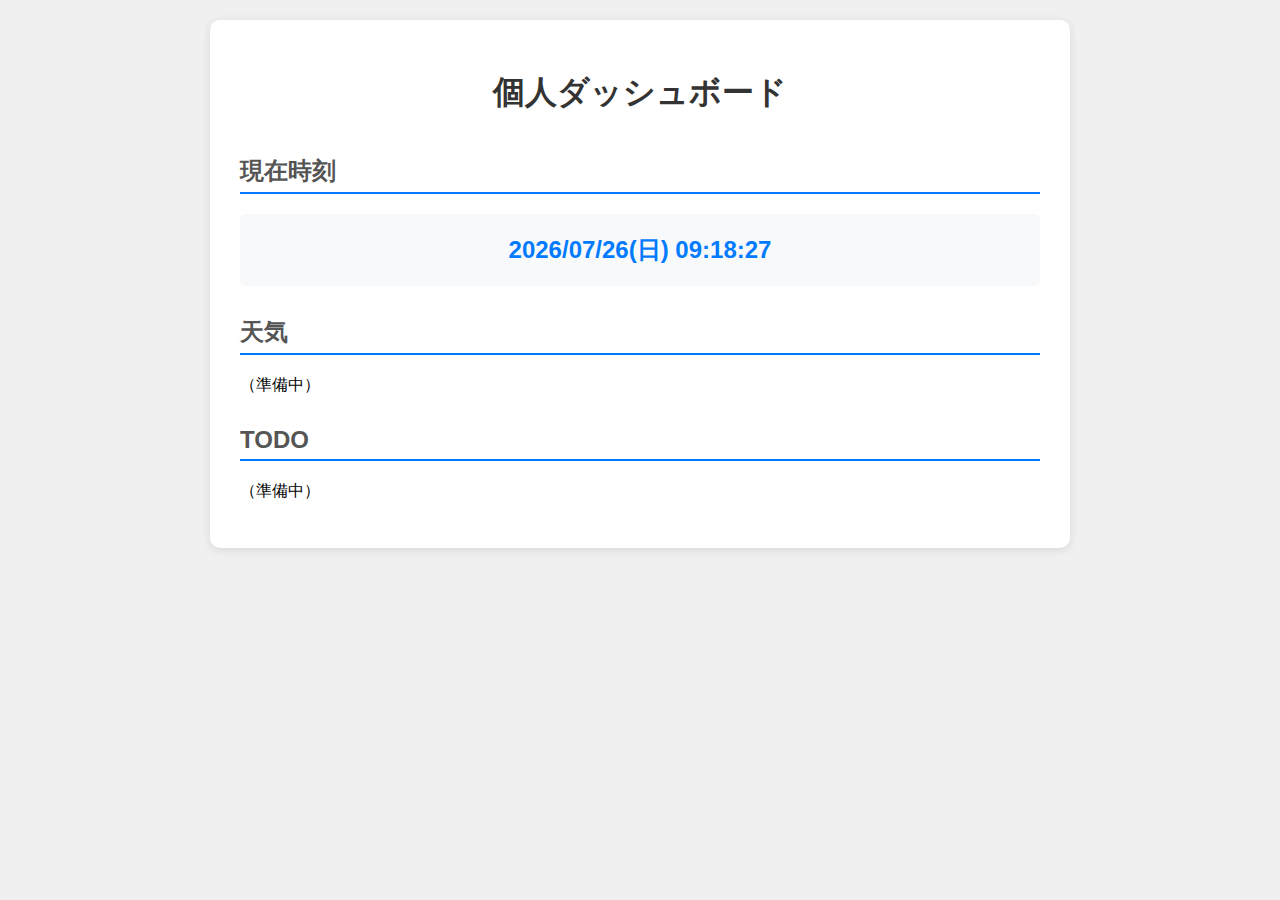
<file: index.html>
<!DOCTYPE html>
<html lang="ja">
<head>
    <meta charset="UTF-8">
    <meta name="viewport" content="width=device-width, initial-scale=1.0">
    <title>個人ダッシュボード</title>
    <link rel="stylesheet" href="style.css">
</head>
<body>
    <div class="container">
        <h1>個人ダッシュボード</h1>
        
        <div class="clock-section">
            <h2>現在時刻</h2>
            <div id="current-time" class="time-display">
                <!-- ここに時刻が表示されます -->
            </div>
        </div>
        
        <div class="weather-section">
            <h2>天気</h2>
            <p>（準備中）</p>
        </div>
        
        <div class="todo-section">
            <h2>TODO</h2>
            <p>（準備中）</p>
        </div>
    </div>
    
    <script src="script.js"></script>
</body>
</html>
</file>
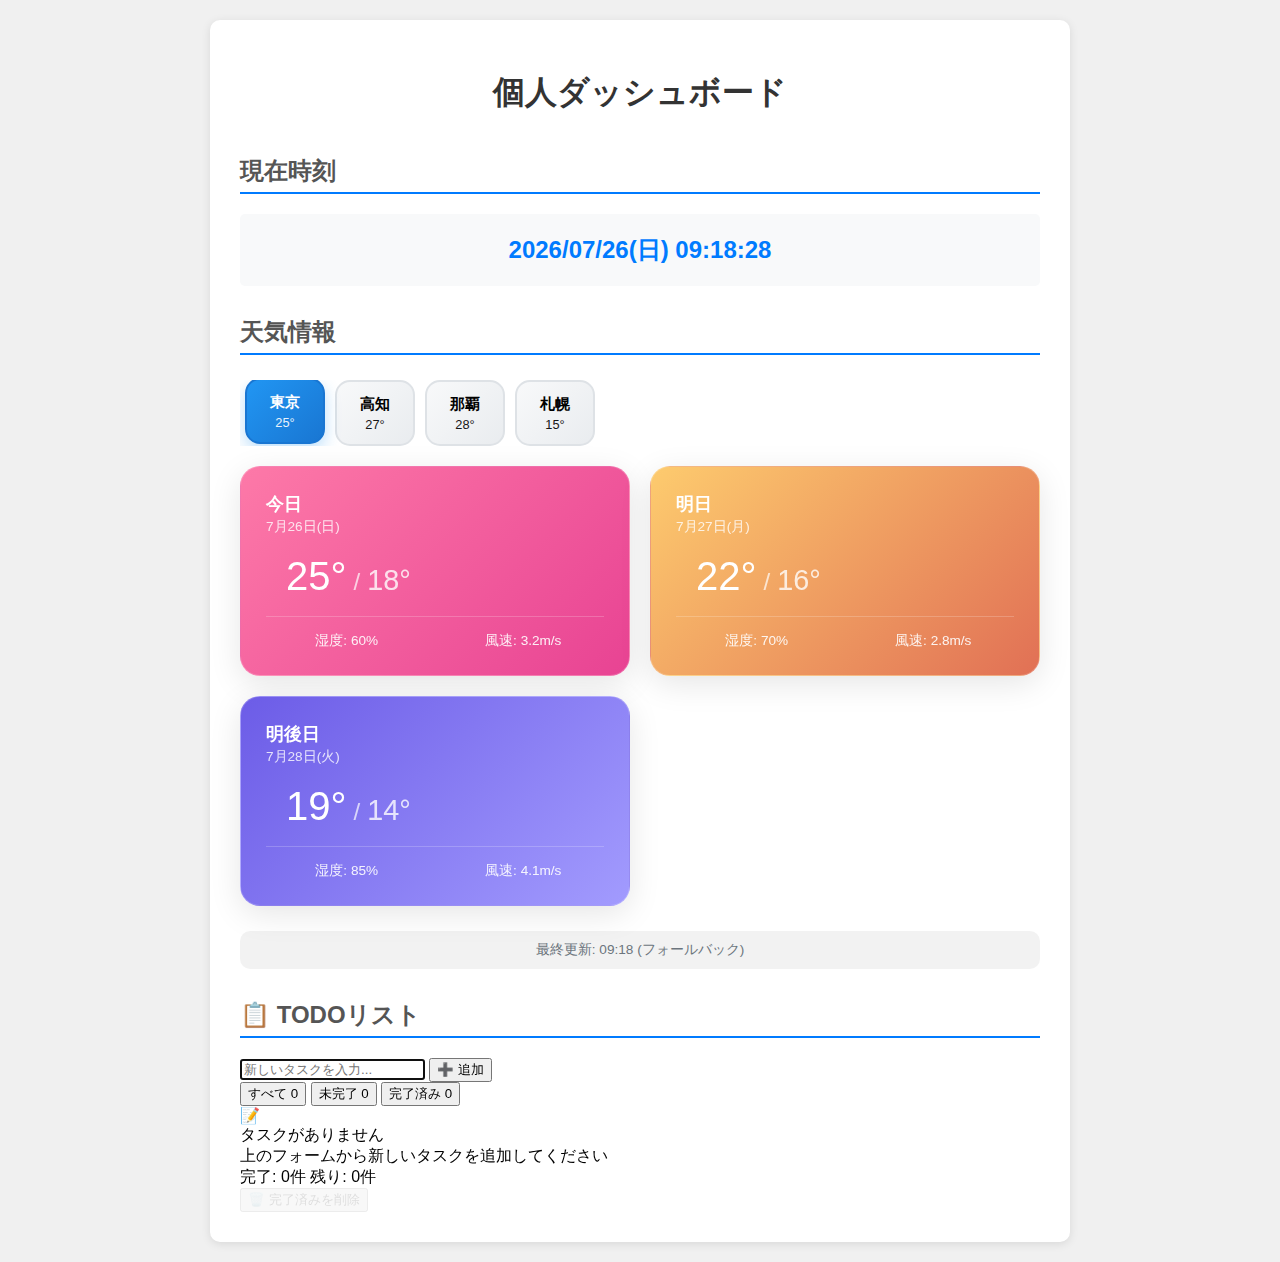
<file: docs/index.html>
<!DOCTYPE html>
<html lang="ja">
<head>
    <meta charset="UTF-8">
    <meta name="viewport" content="width=device-width, initial-scale=1.0">
    <title>個人ダッシュボード</title>
    <link rel="stylesheet" href="style.css">
</head>
<body>
    <div class="container">
        <h1>個人ダッシュボード</h1>
        
        <div class="clock-section">
            <h2>現在時刻</h2>
            <div id="current-time" class="time-display">
                <!-- ここに時刻が表示されます -->
            </div>
        </div>
        
        <div class="weather-section">
            <h2>天気情報</h2>
            
            <!-- 都市選択タブ -->
            <div class="city-tabs">
                <button class="city-tab active" onclick="showCity('tokyo')" data-city="tokyo">
                    <span class="tab-name">東京</span>
                    <span class="tab-temp" id="tokyo-tab-temp">25°</span>
                </button>
                <button class="city-tab" onclick="showCity('kochi')" data-city="kochi">
                    <span class="tab-name">高知</span>
                    <span class="tab-temp" id="kochi-tab-temp">27°</span>
                </button>
                <button class="city-tab" onclick="showCity('naha')" data-city="naha">
                    <span class="tab-name">那覇</span>
                    <span class="tab-temp" id="naha-tab-temp">28°</span>
                </button>
                <button class="city-tab" onclick="showCity('sapporo')" data-city="sapporo">
                    <span class="tab-name">札幌</span>
                    <span class="tab-temp" id="sapporo-tab-temp">15°</span>
                </button>
            </div>
            
            <!-- 東京の天気予報 -->
            <div id="tokyo" class="city-weather active">
                <div class="forecast-container">
                    <div class="forecast-card today">
                        <div class="forecast-header">
                            <div class="forecast-date">今日</div>
                            <div class="forecast-day" id="tokyo-today-day">6月11日(水)</div>
                        </div>
                        <div class="forecast-main">
                            <div class="forecast-icon" id="tokyo-today-icon">☀️</div>
                            <div class="forecast-temp">
                                <span class="high" id="tokyo-today-high">25°</span>
                                <span class="separator">/</span>
                                <span class="low" id="tokyo-today-low">18°</span>
                            </div>
                        </div>
                        <div class="forecast-desc" id="tokyo-today-desc">晴れ</div>
                        <div class="forecast-details">
                            <div class="detail">湿度: <span id="tokyo-today-humidity">60%</span></div>
                            <div class="detail">風速: <span id="tokyo-today-wind">3.2m/s</span></div>
                        </div>
                    </div>
                    
                    <div class="forecast-card tomorrow">
                        <div class="forecast-header">
                            <div class="forecast-date">明日</div>
                            <div class="forecast-day" id="tokyo-tomorrow-day">6月12日(木)</div>
                        </div>
                        <div class="forecast-main">
                            <div class="forecast-icon" id="tokyo-tomorrow-icon">☁️</div>
                            <div class="forecast-temp">
                                <span class="high" id="tokyo-tomorrow-high">22°</span>
                                <span class="separator">/</span>
                                <span class="low" id="tokyo-tomorrow-low">16°</span>
                            </div>
                        </div>
                        <div class="forecast-desc" id="tokyo-tomorrow-desc">曇り</div>
                        <div class="forecast-details">
                            <div class="detail">湿度: <span id="tokyo-tomorrow-humidity">70%</span></div>
                            <div class="detail">風速: <span id="tokyo-tomorrow-wind">2.8m/s</span></div>
                        </div>
                    </div>
                    
                    <div class="forecast-card day-after">
                        <div class="forecast-header">
                            <div class="forecast-date">明後日</div>
                            <div class="forecast-day" id="tokyo-dayafter-day">6月13日(金)</div>
                        </div>
                        <div class="forecast-main">
                            <div class="forecast-icon" id="tokyo-dayafter-icon">🌧️</div>
                            <div class="forecast-temp">
                                <span class="high" id="tokyo-dayafter-high">19°</span>
                                <span class="separator">/</span>
                                <span class="low" id="tokyo-dayafter-low">14°</span>
                            </div>
                        </div>
                        <div class="forecast-desc" id="tokyo-dayafter-desc">雨</div>
                        <div class="forecast-details">
                            <div class="detail">湿度: <span id="tokyo-dayafter-humidity">85%</span></div>
                            <div class="detail">風速: <span id="tokyo-dayafter-wind">4.1m/s</span></div>
                        </div>
                    </div>
                </div>
                <div class="weather-update">
                    <span id="tokyo-update-time">最終更新: --:--</span>
                </div>
            </div>
            
            <!-- 高知の天気予報 -->
            <div id="kochi" class="city-weather">
                <div class="forecast-container">
                    <div class="forecast-card today">
                        <div class="forecast-header">
                            <div class="forecast-date">今日</div>
                            <div class="forecast-day" id="kochi-today-day">6月11日(水)</div>
                        </div>
                        <div class="forecast-main">
                            <div class="forecast-icon" id="kochi-today-icon">🌤️</div>
                            <div class="forecast-temp">
                                <span class="high" id="kochi-today-high">27°</span>
                                <span class="separator">/</span>
                                <span class="low" id="kochi-today-low">21°</span>
                            </div>
                        </div>
                        <div class="forecast-desc" id="kochi-today-desc">晴れ時々曇り</div>
                        <div class="forecast-details">
                            <div class="detail">湿度: <span id="kochi-today-humidity">65%</span></div>
                            <div class="detail">風速: <span id="kochi-today-wind">2.5m/s</span></div>
                        </div>
                    </div>
                    
                    <div class="forecast-card tomorrow">
                        <div class="forecast-header">
                            <div class="forecast-date">明日</div>
                            <div class="forecast-day" id="kochi-tomorrow-day">6月12日(木)</div>
                        </div>
                        <div class="forecast-main">
                            <div class="forecast-icon" id="kochi-tomorrow-icon">🌧️</div>
                            <div class="forecast-temp">
                                <span class="high" id="kochi-tomorrow-high">24°</span>
                                <span class="separator">/</span>
                                <span class="low" id="kochi-tomorrow-low">19°</span>
                            </div>
                        </div>
                        <div class="forecast-desc" id="kochi-tomorrow-desc">雨</div>
                        <div class="forecast-details">
                            <div class="detail">湿度: <span id="kochi-tomorrow-humidity">80%</span></div>
                            <div class="detail">風速: <span id="kochi-tomorrow-wind">3.5m/s</span></div>
                        </div>
                    </div>
                    
                    <div class="forecast-card day-after">
                        <div class="forecast-header">
                            <div class="forecast-date">明後日</div>
                            <div class="forecast-day" id="kochi-dayafter-day">6月13日(金)</div>
                        </div>
                        <div class="forecast-main">
                            <div class="forecast-icon" id="kochi-dayafter-icon">☀️</div>
                            <div class="forecast-temp">
                                <span class="high" id="kochi-dayafter-high">26°</span>
                                <span class="separator">/</span>
                                <span class="low" id="kochi-dayafter-low">20°</span>
                            </div>
                        </div>
                        <div class="forecast-desc" id="kochi-dayafter-desc">晴れ</div>
                        <div class="forecast-details">
                            <div class="detail">湿度: <span id="kochi-dayafter-humidity">70%</span></div>
                            <div class="detail">風速: <span id="kochi-dayafter-wind">2.0m/s</span></div>
                        </div>
                    </div>
                </div>
                <div class="weather-update">
                    <span id="kochi-update-time">最終更新: --:--</span>
                </div>
            </div>
            
            <!-- 那覇の天気予報 -->
            <div id="naha" class="city-weather">
                <div class="forecast-container">
                    <div class="forecast-card today">
                        <div class="forecast-header">
                            <div class="forecast-date">今日</div>
                            <div class="forecast-day" id="naha-today-day">6月11日(水)</div>
                        </div>
                        <div class="forecast-main">
                            <div class="forecast-icon" id="naha-today-icon">🌺</div>
                            <div class="forecast-temp">
                                <span class="high" id="naha-today-high">28°</span>
                                <span class="separator">/</span>
                                <span class="low" id="naha-today-low">24°</span>
                            </div>
                        </div>
                        <div class="forecast-desc" id="naha-today-desc">晴れ</div>
                        <div class="forecast-details">
                            <div class="detail">湿度: <span id="naha-today-humidity">75%</span></div>
                            <div class="detail">風速: <span id="naha-today-wind">4.0m/s</span></div>
                        </div>
                    </div>
                    
                    <div class="forecast-card tomorrow">
                        <div class="forecast-header">
                            <div class="forecast-date">明日</div>
                            <div class="forecast-day" id="naha-tomorrow-day">6月12日(木)</div>
                        </div>
                        <div class="forecast-main">
                            <div class="forecast-icon" id="naha-tomorrow-icon">⛅</div>
                            <div class="forecast-temp">
                                <span class="high" id="naha-tomorrow-high">27°</span>
                                <span class="separator">/</span>
                                <span class="low" id="naha-tomorrow-low">23°</span>
                            </div>
                        </div>
                        <div class="forecast-desc" id="naha-tomorrow-desc">曇り時々晴れ</div>
                        <div class="forecast-details">
                            <div class="detail">湿度: <span id="naha-tomorrow-humidity">78%</span></div>
                            <div class="detail">風速: <span id="naha-tomorrow-wind">3.8m/s</span></div>
                        </div>
                    </div>
                    
                    <div class="forecast-card day-after">
                        <div class="forecast-header">
                            <div class="forecast-date">明後日</div>
                            <div class="forecast-day" id="naha-dayafter-day">6月13日(金)</div>
                        </div>
                        <div class="forecast-main">
                            <div class="forecast-icon" id="naha-dayafter-icon">🌦️</div>
                            <div class="forecast-temp">
                                <span class="high" id="naha-dayafter-high">26°</span>
                                <span class="separator">/</span>
                                <span class="low" id="naha-dayafter-low">22°</span>
                            </div>
                        </div>
                        <div class="forecast-desc" id="naha-dayafter-desc">小雨</div>
                        <div class="forecast-details">
                            <div class="detail">湿度: <span id="naha-dayafter-humidity">82%</span></div>
                            <div class="detail">風速: <span id="naha-dayafter-wind">4.5m/s</span></div>
                        </div>
                    </div>
                </div>
                <div class="weather-update">
                    <span id="naha-update-time">最終更新: --:--</span>
                </div>
            </div>
            
            <!-- 札幌の天気予報 -->
            <div id="sapporo" class="city-weather">
                <div class="forecast-container">
                    <div class="forecast-card today">
                        <div class="forecast-header">
                            <div class="forecast-date">今日</div>
                            <div class="forecast-day" id="sapporo-today-day">6月11日(水)</div>
                        </div>
                        <div class="forecast-main">
                            <div class="forecast-icon" id="sapporo-today-icon">🌫️</div>
                            <div class="forecast-temp">
                                <span class="high" id="sapporo-today-high">15°</span>
                                <span class="separator">/</span>
                                <span class="low" id="sapporo-today-low">8°</span>
                            </div>
                        </div>
                        <div class="forecast-desc" id="sapporo-today-desc">霧</div>
                        <div class="forecast-details">
                            <div class="detail">湿度: <span id="sapporo-today-humidity">90%</span></div>
                            <div class="detail">風速: <span id="sapporo-today-wind">1.5m/s</span></div>
                        </div>
                    </div>
                    
                    <div class="forecast-card tomorrow">
                        <div class="forecast-header">
                            <div class="forecast-date">明日</div>
                            <div class="forecast-day" id="sapporo-tomorrow-day">6月12日(木)</div>
                        </div>
                        <div class="forecast-main">
                            <div class="forecast-icon" id="sapporo-tomorrow-icon">☁️</div>
                            <div class="forecast-temp">
                                <span class="high" id="sapporo-tomorrow-high">18°</span>
                                <span class="separator">/</span>
                                <span class="low" id="sapporo-tomorrow-low">11°</span>
                            </div>
                        </div>
                        <div class="forecast-desc" id="sapporo-tomorrow-desc">曇り</div>
                        <div class="forecast-details">
                            <div class="detail">湿度: <span id="sapporo-tomorrow-humidity">75%</span></div>
                            <div class="detail">風速: <span id="sapporo-tomorrow-wind">2.2m/s</span></div>
                        </div>
                    </div>
                    
                    <div class="forecast-card day-after">
                        <div class="forecast-header">
                            <div class="forecast-date">明後日</div>
                            <div class="forecast-day" id="sapporo-dayafter-day">6月13日(金)</div>
                        </div>
                        <div class="forecast-main">
                            <div class="forecast-icon" id="sapporo-dayafter-icon">☀️</div>
                            <div class="forecast-temp">
                                <span class="high" id="sapporo-dayafter-high">20°</span>
                                <span class="separator">/</span>
                                <span class="low" id="sapporo-dayafter-low">12°</span>
                            </div>
                        </div>
                        <div class="forecast-desc" id="sapporo-dayafter-desc">晴れ</div>
                        <div class="forecast-details">
                            <div class="detail">湿度: <span id="sapporo-dayafter-humidity">65%</span></div>
                            <div class="detail">風速: <span id="sapporo-dayafter-wind">1.8m/s</span></div>
                        </div>
                    </div>
                </div>
                <div class="weather-update">
                    <span id="sapporo-update-time">最終更新: --:--</span>
                </div>
            </div>
        </div>
        
        <div class="todo-section">
            <h2>📋 TODOリスト</h2>
            
            <!-- タスク追加フォーム -->
            <div class="todo-input-container">
                <input type="text" id="todo-input" placeholder="新しいタスクを入力..." maxlength="100">
                <button id="add-todo-btn" onclick="addTodo()">
                    <span class="btn-icon">➕</span>
                    <span class="btn-text">追加</span>
                </button>
            </div>
            
            <!-- フィルタータブ -->
            <div class="todo-filters">
                <button class="filter-btn active" onclick="filterTodos('all')" data-filter="all">
                    すべて <span class="filter-count" id="all-count">0</span>
                </button>
                <button class="filter-btn" onclick="filterTodos('active')" data-filter="active">
                    未完了 <span class="filter-count" id="active-count">0</span>
                </button>
                <button class="filter-btn" onclick="filterTodos('completed')" data-filter="completed">
                    完了済み <span class="filter-count" id="completed-count">0</span>
                </button>
            </div>
            
            <!-- TODOリスト表示エリア -->
            <div class="todo-list-container">
                <div id="todo-list" class="todo-list">
                    <!-- タスクがここに動的に追加されます -->
                </div>
                
                <!-- 空状態の表示 -->
                <div id="todo-empty-state" class="todo-empty-state">
                    <div class="empty-icon">📝</div>
                    <div class="empty-title">タスクがありません</div>
                    <div class="empty-subtitle">上のフォームから新しいタスクを追加してください</div>
                </div>
            </div>
            
            <!-- 統計・操作パネル -->
            <div class="todo-stats">
                <div class="stats-info">
                    <span class="stats-text">完了: <span id="completed-stats">0</span>件</span>
                    <span class="stats-text">残り: <span id="remaining-stats">0</span>件</span>
                </div>
                <div class="stats-actions">
                    <button class="clear-btn" onclick="clearCompletedTodos()" id="clear-completed-btn">
                        🗑️ 完了済みを削除
                    </button>
                </div>
            </div>
        </div>
    </div>
    
    <script src="script.js"></script>
</body>
</html>
</file>
<file: style.css>
body {
    font-family: 'Arial', sans-serif;
    margin: 0;
    padding: 20px;
    background-color: #f0f0f0;
}

.container {
    max-width: 800px;
    margin: 0 auto;
    background-color: white;
    padding: 30px;
    border-radius: 10px;
    box-shadow: 0 2px 10px rgba(0,0,0,0.1);
}

h1 {
    text-align: center;
    color: #333;
    margin-bottom: 40px;
}

h2 {
    color: #555;
    border-bottom: 2px solid #007bff;
    padding-bottom: 5px;
}

.time-display {
    font-size: 24px;
    font-weight: bold;
    color: #007bff;
    text-align: center;
    padding: 20px;
    background-color: #f8f9fa;
    border-radius: 5px;
    margin: 10px 0;
}

.weather-section, .todo-section {
    margin-top: 30px;
}
</file>
<file: docs/style.css>
body {
    font-family: 'Arial', sans-serif;
    margin: 0;
    padding: 20px;
    background-color: #f0f0f0;
}

.container {
    max-width: 800px;
    margin: 0 auto;
    background-color: white;
    padding: 30px;
    border-radius: 10px;
    box-shadow: 0 2px 10px rgba(0,0,0,0.1);
}

h1 {
    text-align: center;
    color: #333;
    margin-bottom: 40px;
}

h2 {
    color: #555;
    border-bottom: 2px solid #007bff;
    padding-bottom: 5px;
}

/* 時刻セクションのh2は従来通り */
.clock-section h2,
.todo-section h2 {
    color: #555;
    border-bottom: 2px solid #007bff;
    padding-bottom: 5px;
}

.time-display {
    font-size: 24px;
    font-weight: bold;
    color: #007bff;
    text-align: center;
    padding: 20px;
    background-color: #f8f9fa;
    border-radius: 5px;
    margin: 10px 0;
}

/* 天気セクション全体 */
.weather-section {
    margin: 30px 0;
}

.weather-section h2 {
    color: #555;
    border-bottom: 2px solid #007bff;
    padding-bottom: 5px;
    margin-bottom: 25px;
}

/* 都市選択タブ */
.city-tabs {
    display: flex;
    gap: 10px;
    margin-bottom: 20px;
    overflow-x: auto;
    padding: 0 5px;
}

.city-tab {
    background: linear-gradient(135deg, #f8f9fa 0%, #e9ecef 100%);
    border: 2px solid #dee2e6;
    border-radius: 15px;
    padding: 12px 20px;
    cursor: pointer;
    transition: all 0.3s ease;
    min-width: 80px;
    display: flex;
    flex-direction: column;
    align-items: center;
    gap: 2px;
    font-size: 0.9rem;
    white-space: nowrap;
}

.city-tab:hover {
    background: linear-gradient(135deg, #e3f2fd 0%, #bbdefb 100%);
    border-color: #2196f3;
    transform: translateY(-2px);
    box-shadow: 0 4px 12px rgba(33, 150, 243, 0.2);
}

.city-tab.active {
    background: linear-gradient(135deg, #2196f3 0%, #1976d2 100%);
    border-color: #1976d2;
    color: white;
    transform: translateY(-2px);
    box-shadow: 0 6px 16px rgba(33, 150, 243, 0.3);
}

.tab-name {
    font-weight: 600;
    font-size: 0.95rem;
}

.tab-temp {
    font-size: 0.8rem;
    opacity: 0.9;
    font-weight: 500;
}

/* 都市天気表示エリア */
.city-weather {
    display: none;
    animation: fadeIn 0.3s ease-in-out;
}

.city-weather.active {
    display: block;
}

@keyframes fadeIn {
    from { opacity: 0; transform: translateY(10px); }
    to { opacity: 1; transform: translateY(0); }
}

/* 予報カードコンテナ */
.forecast-container {
    display: grid;
    grid-template-columns: repeat(auto-fit, minmax(280px, 1fr));
    gap: 20px;
    margin-bottom: 25px;
}

/* 個別の予報カード */
.forecast-card {
    background: linear-gradient(135deg, #74b9ff 0%, #0984e3 100%);
    border-radius: 20px;
    padding: 25px;
    color: white;
    box-shadow: 0 8px 32px rgba(0, 0, 0, 0.1);
    backdrop-filter: blur(10px);
    border: 1px solid rgba(255, 255, 255, 0.2);
    transition: transform 0.3s ease, box-shadow 0.3s ease;
}

.forecast-card:hover {
    transform: translateY(-5px);
    box-shadow: 0 12px 40px rgba(0, 0, 0, 0.15);
}

/* 今日のカードは特別なグラデーション */
.forecast-card.today {
    background: linear-gradient(135deg, #fd79a8 0%, #e84393 100%);
}

.forecast-card.tomorrow {
    background: linear-gradient(135deg, #fdcb6e 0%, #e17055 100%);
}

.forecast-card.day-after {
    background: linear-gradient(135deg, #6c5ce7 0%, #a29bfe 100%);
}

/* 予報カードヘッダー */
.forecast-header {
    margin-bottom: 20px;
}

.forecast-date {
    font-size: 1.1rem;
    font-weight: 600;
    margin-bottom: 2px;
}

.forecast-day {
    font-size: 0.85rem;
    opacity: 0.8;
}

/* 予報メイン表示 */
.forecast-main {
    display: flex;
    align-items: center;
    gap: 20px;
    margin-bottom: 15px;
}

.forecast-icon {
    font-size: 3.5rem;
    text-shadow: 0 2px 10px rgba(0, 0, 0, 0.3);
    line-height: 1;
}

.forecast-temp {
    display: flex;
    align-items: baseline;
    gap: 5px;
    font-weight: 300;
    line-height: 1;
}

.forecast-temp .high {
    font-size: 2.5rem;
    font-weight: 300;
}

.forecast-temp .separator {
    font-size: 1.5rem;
    opacity: 0.7;
    margin: 0 2px;
}

.forecast-temp .low {
    font-size: 1.8rem;
    opacity: 0.8;
    font-weight: 300;
}

/* 天気説明 */
.forecast-desc {
    font-size: 1.1rem;
    margin-bottom: 20px;
    font-weight: 500;
}

/* 詳細情報 */
.forecast-details {
    display: flex;
    justify-content: space-between;
    gap: 15px;
    padding-top: 15px;
    border-top: 1px solid rgba(255, 255, 255, 0.2);
}

.forecast-details .detail {
    font-size: 0.85rem;
    opacity: 0.9;
    text-align: center;
    flex: 1;
}

/* 更新時刻 */
.weather-update {
    text-align: center;
    font-size: 0.85rem;
    color: #6c757d;
    margin-top: 15px;
    padding: 10px;
    background: rgba(0, 0, 0, 0.05);
    border-radius: 10px;
}

/* レスポンシブ対応 */
@media (max-width: 768px) {
    .city-tabs {
        gap: 8px;
    }
    
    .city-tab {
        padding: 10px 16px;
        min-width: 70px;
    }
    
    .tab-name {
        font-size: 0.85rem;
    }
    
    .tab-temp {
        font-size: 0.75rem;
    }
    
    .forecast-container {
        grid-template-columns: 1fr;
        gap: 15px;
    }
    
    .forecast-card {
        padding: 20px;
    }
    
    .forecast-main {
        gap: 15px;
    }
    
    .forecast-icon {
        font-size: 2.8rem;
    }
    
    .forecast-temp .high {
        font-size: 2rem;
    }
    
    .forecast-temp .low {
        font-size: 1.5rem;
    }
    
    .forecast-details {
        flex-direction: column;
        gap: 8px;
    }
    
    .forecast-details .detail {
        text-align: left;
        display: flex;
        justify-content: space-between;
    }
}

@media (max-width: 480px) {
    .city-tabs {
        gap: 5px;
        padding: 0;
    }
    
    .city-tab {
        padding: 8px 12px;
        min-width: 60px;
    }
    
    .forecast-main {
        flex-direction: column;
        text-align: center;
        gap: 10px;
    }
    
    .forecast-temp {
        justify-content: center;
    }
}

/* スクロールバーのスタイリング */
.city-tabs::-webkit-scrollbar {
    height: 4px;
}

.city-tabs::-webkit-scrollbar-track {
    background: #f1f1f1;
    border-radius: 2px;
}

.city-tabs::-webkit-scrollbar-thumb {
    background: #c1c1c1;
    border-radius: 2px;
}

.city-tabs::-webkit-scrollbar-thumb:hover {
    background: #a8a8a8;
}

.todo-section {
    margin-top: 30px;
}
</file>
